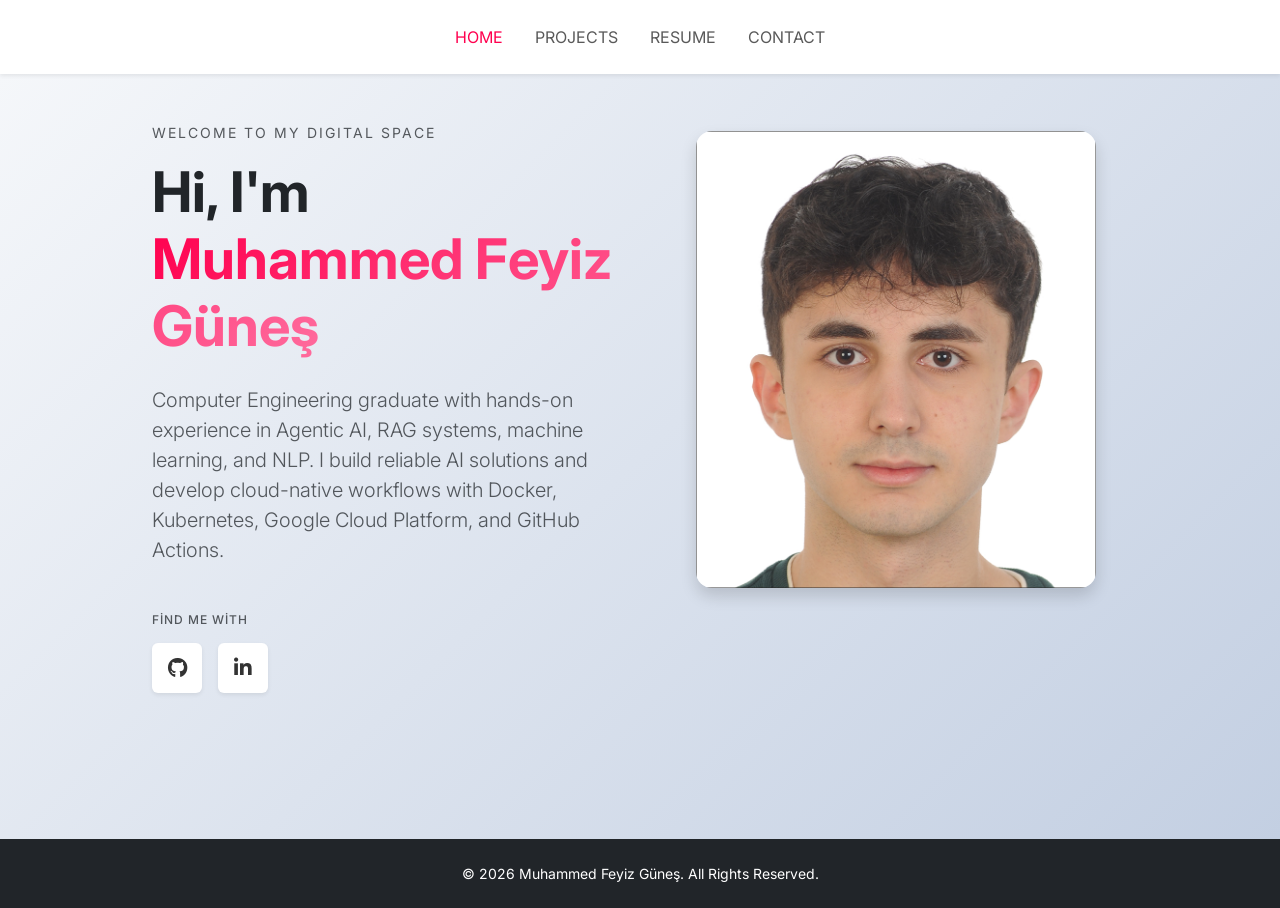
<file: index.html>
<!DOCTYPE html>
<html lang="tr">
<head>
    <meta charset="UTF-8">
    <meta name="viewport" content="width=device-width, initial-scale=1.0">
    <title>Home | Muhammed Feyiz Güneş</title>
    <link href="https://cdn.jsdelivr.net/npm/bootstrap@5.3.2/dist/css/bootstrap.min.css" rel="stylesheet">
    <link rel="stylesheet" href="https://cdnjs.cloudflare.com/ajax/libs/font-awesome/6.4.0/css/all.min.css">
    <link href="https://fonts.googleapis.com/css2?family=Inter:wght@300;400;600;700&display=swap" rel="stylesheet">
    <link href="style_portfolio.css?v=resume-preview-fix-2" rel="stylesheet">
</head>
<body>
    <nav class="navbar navbar-expand-lg navbar-light bg-white sticky-top shadow-sm portfolio-navbar">
        <div class="container position-relative">
            <button class="navbar-toggler ms-auto" type="button" data-bs-toggle="collapse" data-bs-target="#navbarNav">
                <span class="navbar-toggler-icon"></span>
            </button>
            <div class="collapse navbar-collapse justify-content-lg-center" id="navbarNav">
                <ul class="navbar-nav gap-lg-3 gap-2">
                    <li class="nav-item"><a href="index.html" class="nav-link active">HOME</a></li>
                    <li class="nav-item"><a href="projects.html" class="nav-link">PROJECTS</a></li>
                    <li class="nav-item"><a href="resume.html" class="nav-link">RESUME</a></li>
                    <li class="nav-item"><a href="contact.html" class="nav-link">CONTACT</a></li>
                </ul>
            </div>
        </div>
    </nav>

    <section class="py-5 hero-section" style="min-height: 85vh;">
        <div class="container">
            <div class="row g-5 align-items-center">
                <div class="col-lg-6 order-1 order-lg-2 text-center" style="margin-top: -3rem;">
                    <img src="photo.jpg" 
                         alt="Profile" class="img-fluid rounded-4 shadow profile-image">
                </div>
                
                <div class="col-lg-6 order-2 order-lg-1" style="margin-top: 3rem;">
                    <p class="text-uppercase text-muted mb-3" style="font-size:14px;letter-spacing:2px">WELCOME TO MY DIGITAL SPACE</p>
                    <h1 class="display-4 fw-bold mb-4">
                        Hi, I'm <span class="text-primary gradient-text">Muhammed Feyiz Güneş</span><br>
                        <span class="text-primary"></span>
                    </h1>
                    <p class="lead text-muted mb-5">
                        Computer Engineering graduate with hands-on experience in Agentic AI, RAG systems,
                        machine learning, and NLP. I build reliable AI solutions and develop cloud-native
                        workflows with Docker, Kubernetes, Google Cloud Platform, and GitHub Actions.
                    </p>
                    
                    <div>
                        <h6 class="text-muted text-uppercase mb-3" style="font-size:12px;letter-spacing:1px">Find Me With</h6>
                        <div class="d-flex gap-3">
                            <a href="https://github.com/mfeyiz" target="_blank" 
                               class="bg-white rounded-2 shadow-sm d-flex align-items-center justify-content-center" style="width: 50px; height: 50px; text-decoration: none; color: #333;">
                                <i class="fab fa-github fs-5"></i>
                            </a>
                            <a href="https://www.linkedin.com/in/mfeyizgunes/" target="_blank" 
                               class="bg-white rounded-2 shadow-sm d-flex align-items-center justify-content-center" style="width: 50px; height: 50px; text-decoration: none; color: #333;">
                                <i class="fab fa-linkedin-in fs-5"></i>
                            </a>
                        </div>
                    </div>
                </div>
            </div>
        </div>
    </section>

    <footer class="bg-dark text-white py-4 mt-auto">
        <div class="container text-center">
            <p class="mb-0 small">© 2026 Muhammed Feyiz Güneş. All Rights Reserved.</p>
        </div>
    </footer>

    <script src="https://cdn.jsdelivr.net/npm/bootstrap@5.3.2/dist/js/bootstrap.bundle.min.js"></script>
</body>
</html>
</file>
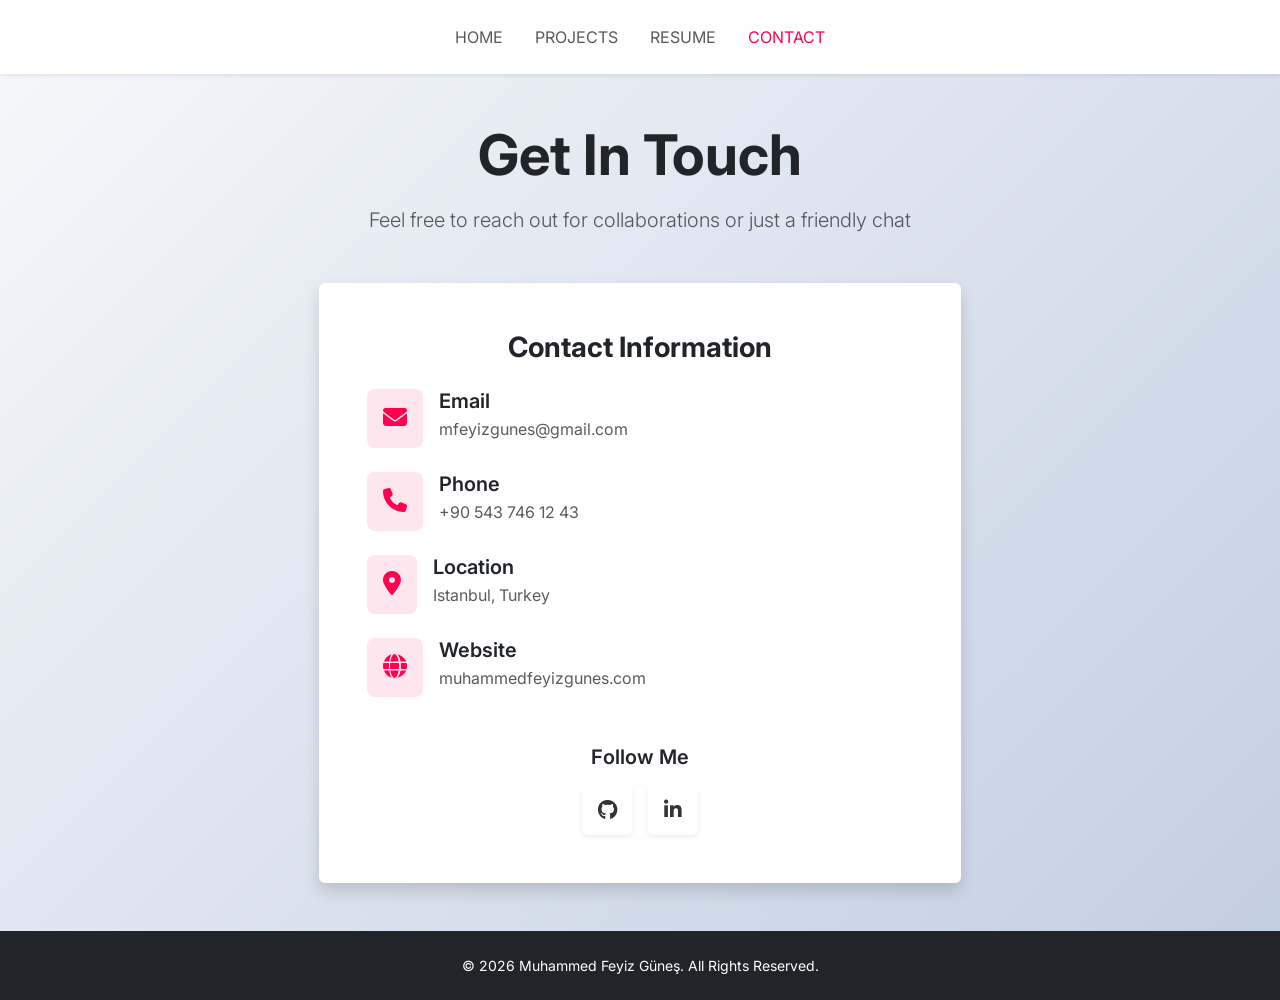
<file: contact.html>
<!DOCTYPE html>
<html lang="tr">
<head>
    <meta charset="UTF-8">
    <meta name="viewport" content="width=device-width, initial-scale=1.0">
    <title>Contact | Muhammed Feyiz Güneş</title>
    <link href="https://cdn.jsdelivr.net/npm/bootstrap@5.3.2/dist/css/bootstrap.min.css" rel="stylesheet">
    <link rel="stylesheet" href="https://cdnjs.cloudflare.com/ajax/libs/font-awesome/6.4.0/css/all.min.css">
    <link href="https://fonts.googleapis.com/css2?family=Inter:wght@300;400;600;700&display=swap" rel="stylesheet">
    <link href="style_portfolio.css?v=resume-preview-fix-2" rel="stylesheet">
</head>
<body>
    <nav class="navbar navbar-expand-lg navbar-light bg-white sticky-top shadow-sm portfolio-navbar">
        <div class="container position-relative">
            <button class="navbar-toggler ms-auto" type="button" data-bs-toggle="collapse" data-bs-target="#navbarNav">
                <span class="navbar-toggler-icon"></span>
            </button>
            <div class="collapse navbar-collapse justify-content-lg-center" id="navbarNav">
                <ul class="navbar-nav gap-lg-3 gap-2">
                    <li class="nav-item"><a href="index.html" class="nav-link">HOME</a></li>
                    <li class="nav-item"><a href="projects.html" class="nav-link">PROJECTS</a></li>
                    <li class="nav-item"><a href="resume.html" class="nav-link">RESUME</a></li>
                    <li class="nav-item"><a href="contact.html" class="nav-link active">CONTACT</a></li>
                </ul>
            </div>
        </div>
    </nav>

    <section class="py-5 hero-section" style="min-height: 80vh;">
        <div class="container">
            <h1 class="text-center display-4 fw-bold mb-3">Get In Touch</h1>
            <p class="text-center text-muted mb-5 lead">Feel free to reach out for collaborations or just a friendly chat</p>
            
            <div class="row justify-content-center">
                <div class="col-lg-8">
                    <div class="card shadow border-0">
                        <div class="card-body p-5">
                            <h3 class="fw-bold mb-4 text-center">Contact Information</h3>
                            
                            <div class="d-flex flex-column gap-4">
                                <div class="d-flex gap-3 align-items-start">
                                    <div class="bg-primary bg-opacity-10 rounded-3 p-3">
                                        <i class="fas fa-envelope fs-4 text-primary"></i>
                                    </div>
                                    <div>
                                        <h5 class="fw-semibold mb-1">Email</h5>
                                        <a href="mailto:mfeyizgunes@gmail.com" class="text-muted text-decoration-none">
                                            mfeyizgunes@gmail.com
                                        </a>
                                    </div>
                                </div>
                                
                                <div class="d-flex gap-3 align-items-start">
                                    <div class="bg-primary bg-opacity-10 rounded-3 p-3">
                                        <i class="fas fa-phone fs-4 text-primary"></i>
                                    </div>
                                    <div>
                                        <h5 class="fw-semibold mb-1">Phone</h5>
                                        <a href="tel:+905437461243" class="text-muted text-decoration-none">
                                            +90 543 746 12 43
                                        </a>
                                    </div>
                                </div>
                                
                                <div class="d-flex gap-3 align-items-start">
                                    <div class="bg-primary bg-opacity-10 rounded-3 p-3">
                                        <i class="fas fa-map-marker-alt fs-4 text-primary"></i>
                                    </div>
                                    <div>
                                        <h5 class="fw-semibold mb-1">Location</h5>
                                        <p class="text-muted mb-0">Istanbul, Turkey</p>
                                    </div>
                                </div>

                                <div class="d-flex gap-3 align-items-start">
                                    <div class="bg-primary bg-opacity-10 rounded-3 p-3">
                                        <i class="fas fa-globe fs-4 text-primary"></i>
                                    </div>
                                    <div>
                                        <h5 class="fw-semibold mb-1">Website</h5>
                                        <a href="https://muhammedfeyizgunes.com" target="_blank" class="text-muted text-decoration-none">
                                            muhammedfeyizgunes.com
                                        </a>
                                    </div>
                                </div>
                            </div>
                            
                            <div class="mt-5">
                                <h5 class="fw-semibold mb-3 text-center">Follow Me</h5>
                                <div class="d-flex gap-3 justify-content-center">
                                    <a href="https://github.com/mfeyiz" target="_blank" 
                                       class="bg-white rounded-2 shadow-sm d-flex align-items-center justify-content-center" style="width: 50px; height: 50px; text-decoration: none; color: #333;">
                                        <i class="fab fa-github fs-5"></i>
                                    </a>
                                    <a href="https://www.linkedin.com/in/mfeyizgunes/" target="_blank" 
                                       class="bg-white rounded-2 shadow-sm d-flex align-items-center justify-content-center" style="width: 50px; height: 50px; text-decoration: none; color: #333;">
                                        <i class="fab fa-linkedin-in fs-5"></i>
                                    </a>
                                </div>
                            </div>
                        </div>
                    </div>
                </div>
            </div>
        </div>
    </section>

    <footer class="bg-dark text-white py-4 mt-auto">
        <div class="container text-center">
            <p class="mb-0 small">© 2026 Muhammed Feyiz Güneş. All Rights Reserved.</p>
        </div>
    </footer>

    <script src="https://cdn.jsdelivr.net/npm/bootstrap@5.3.2/dist/js/bootstrap.bundle.min.js"></script>
</body>
</html>
</file>
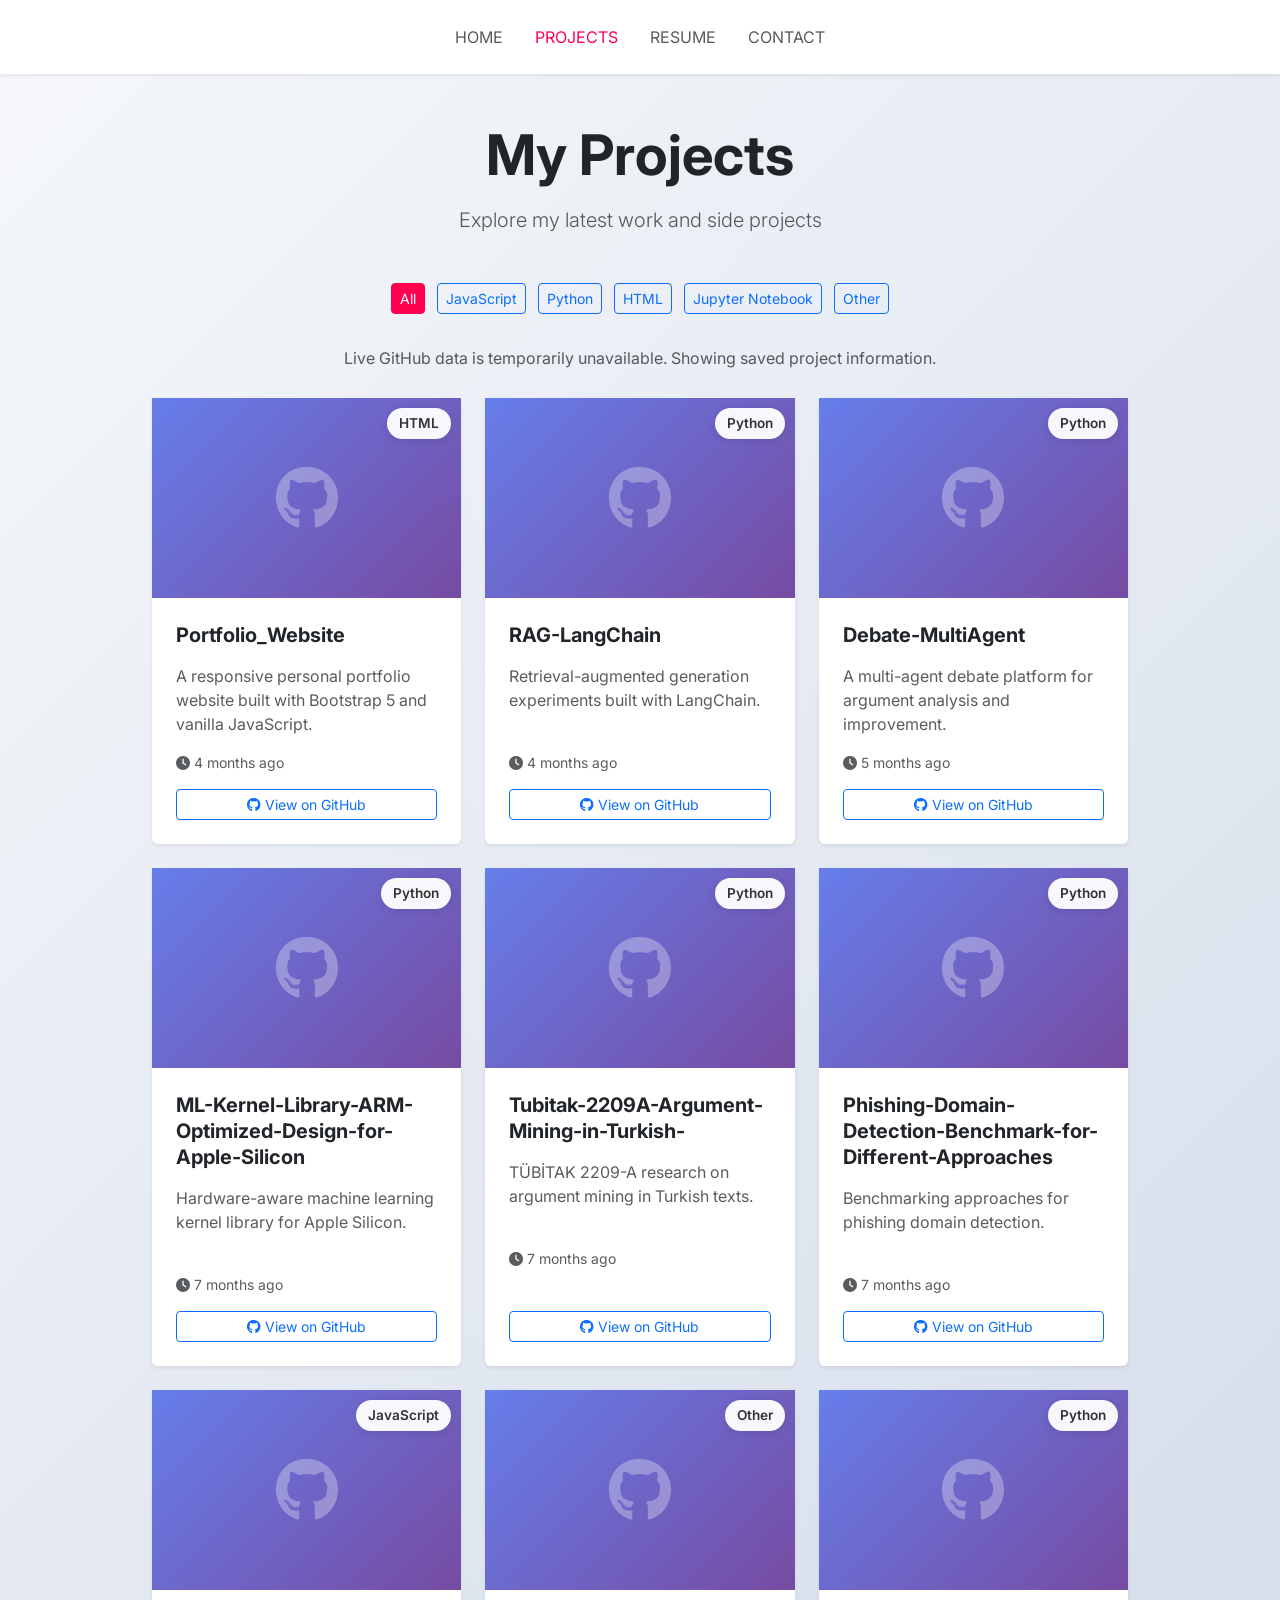
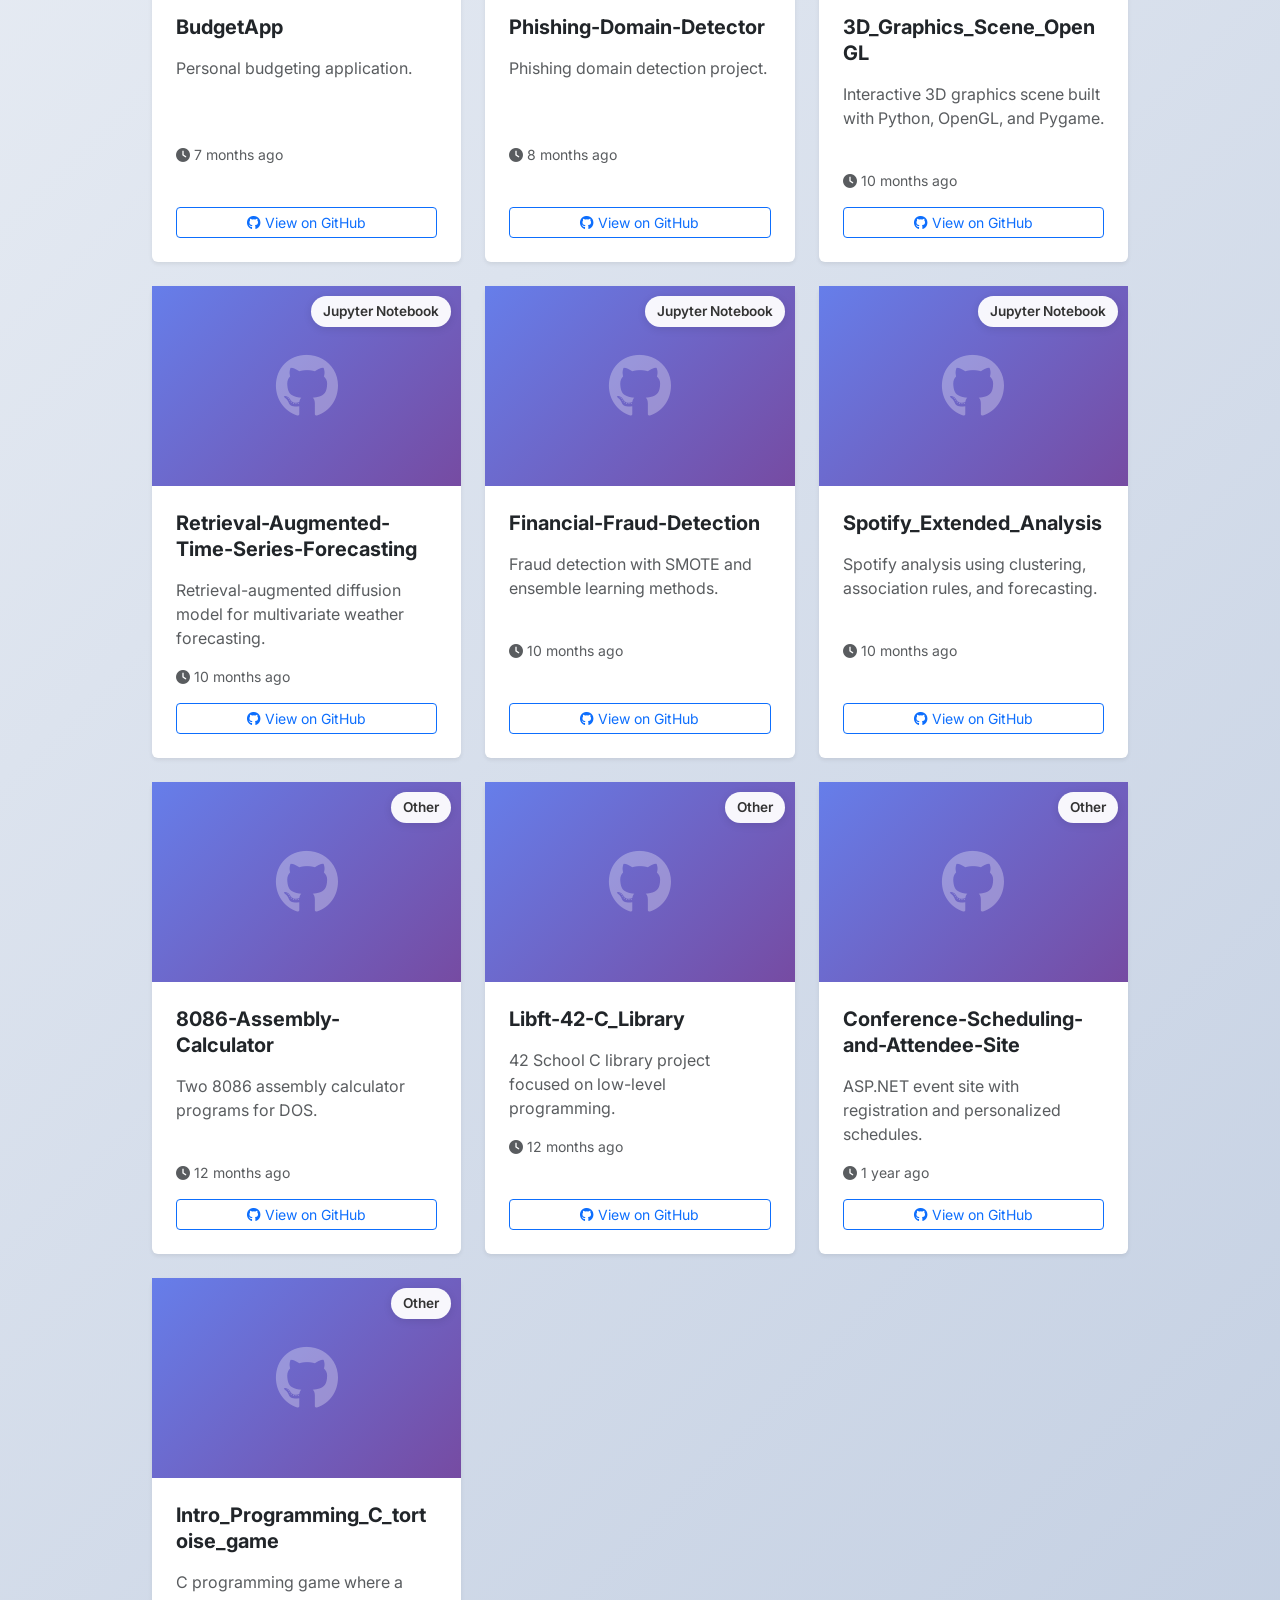
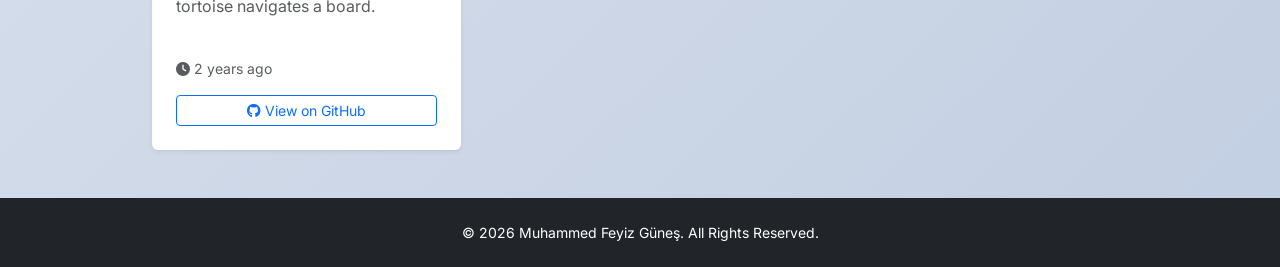
<file: projects.html>
<!DOCTYPE html>
<html lang="tr">
<head>
    <meta charset="UTF-8">
    <meta name="viewport" content="width=device-width, initial-scale=1.0">
    <title>Projects | Muhammed Feyiz Güneş</title>
    <link href="https://cdn.jsdelivr.net/npm/bootstrap@5.3.2/dist/css/bootstrap.min.css" rel="stylesheet">
    <link rel="stylesheet" href="https://cdnjs.cloudflare.com/ajax/libs/font-awesome/6.4.0/css/all.min.css">
    <link href="https://fonts.googleapis.com/css2?family=Inter:wght@300;400;600;700&display=swap" rel="stylesheet">
    <link href="style_portfolio.css?v=resume-preview-fix-2" rel="stylesheet">
</head>
<body>
    <nav class="navbar navbar-expand-lg navbar-light bg-white sticky-top shadow-sm portfolio-navbar">
        <div class="container position-relative">
            <button class="navbar-toggler ms-auto" type="button" data-bs-toggle="collapse" data-bs-target="#navbarNav">
                <span class="navbar-toggler-icon"></span>
            </button>
            <div class="collapse navbar-collapse justify-content-lg-center" id="navbarNav">
                <ul class="navbar-nav gap-lg-3 gap-2">
                    <li class="nav-item"><a href="index.html" class="nav-link">HOME</a></li>
                    <li class="nav-item"><a href="projects.html" class="nav-link active">PROJECTS</a></li>
                    <li class="nav-item"><a href="resume.html" class="nav-link">RESUME</a></li>
                    <li class="nav-item"><a href="contact.html" class="nav-link">CONTACT</a></li>
                </ul>
            </div>
        </div>
    </nav>

    <section class="py-5 hero-section" style="min-height: 80vh;">
        <div class="container">
            <h1 class="text-center display-4 fw-bold mb-3">My Projects</h1>
            <p class="text-center text-muted mb-5 lead">Explore my latest work and side projects</p>
            
            <div class="mb-4 text-center">
                <button class="btn btn-outline-primary btn-sm mx-1 mb-2 filter-btn active" data-filter="all">All</button>
                <button class="btn btn-outline-primary btn-sm mx-1 mb-2 filter-btn" data-filter="JavaScript">JavaScript</button>
                <button class="btn btn-outline-primary btn-sm mx-1 mb-2 filter-btn" data-filter="Python">Python</button>
                <button class="btn btn-outline-primary btn-sm mx-1 mb-2 filter-btn" data-filter="HTML">HTML</button>
                <button class="btn btn-outline-primary btn-sm mx-1 mb-2 filter-btn" data-filter="Jupyter Notebook">Jupyter Notebook</button>
                <button class="btn btn-outline-primary btn-sm mx-1 mb-2 filter-btn" data-filter="Other">Other</button>
            </div>
            
            <div id="projects-container" class="row g-4">
                <div class="col-12 text-center text-muted py-5">
                    <div class="spinner-border text-primary" role="status">
                        <span class="visually-hidden">Loading...</span>
                    </div>
                    <p class="mt-3">Loading projects...</p>
                </div>
            </div>
        </div>
    </section>

    <footer class="bg-dark text-white py-4 mt-auto">
        <div class="container text-center">
            <p class="mb-0 small">© 2026 Muhammed Feyiz Güneş. All Rights Reserved.</p>
        </div>
    </footer>

    <script src="https://cdn.jsdelivr.net/npm/bootstrap@5.3.2/dist/js/bootstrap.bundle.min.js"></script>
    <script src="projects.js"></script>
</body>
</html>
</file>
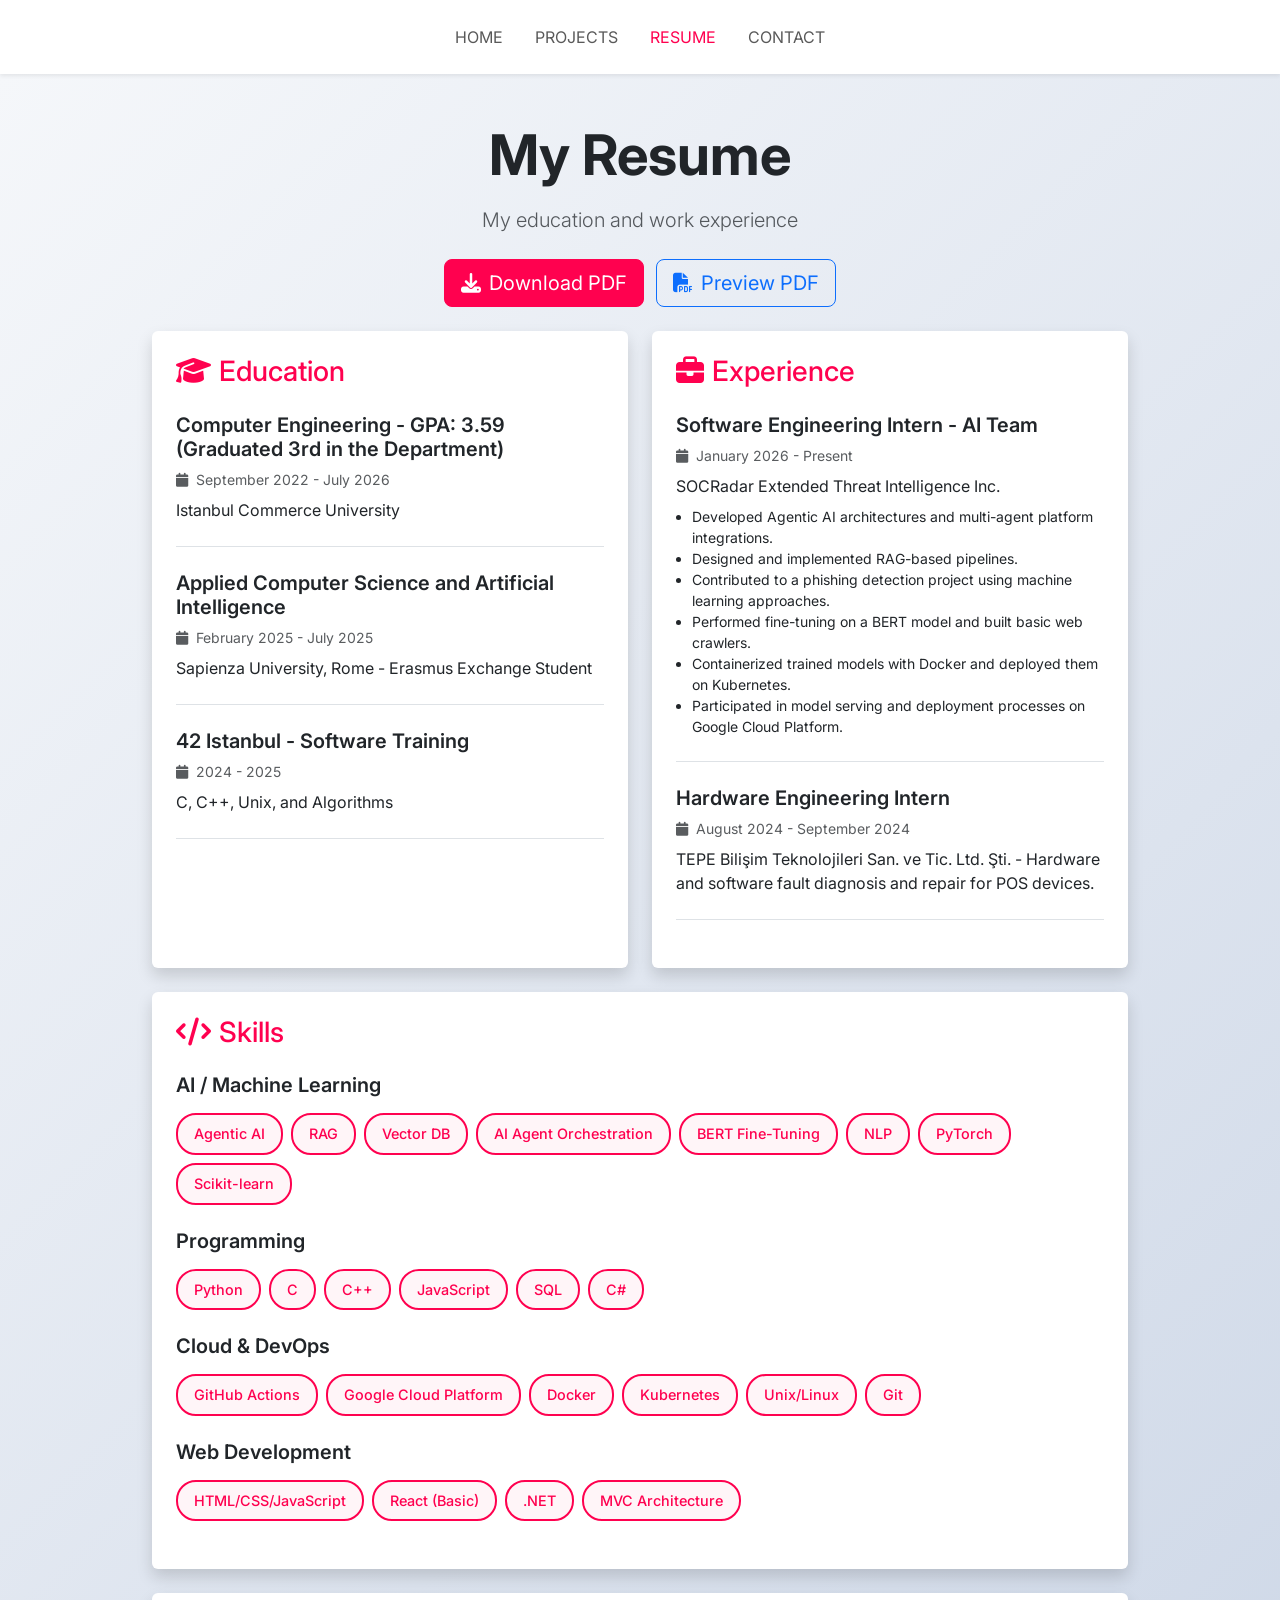
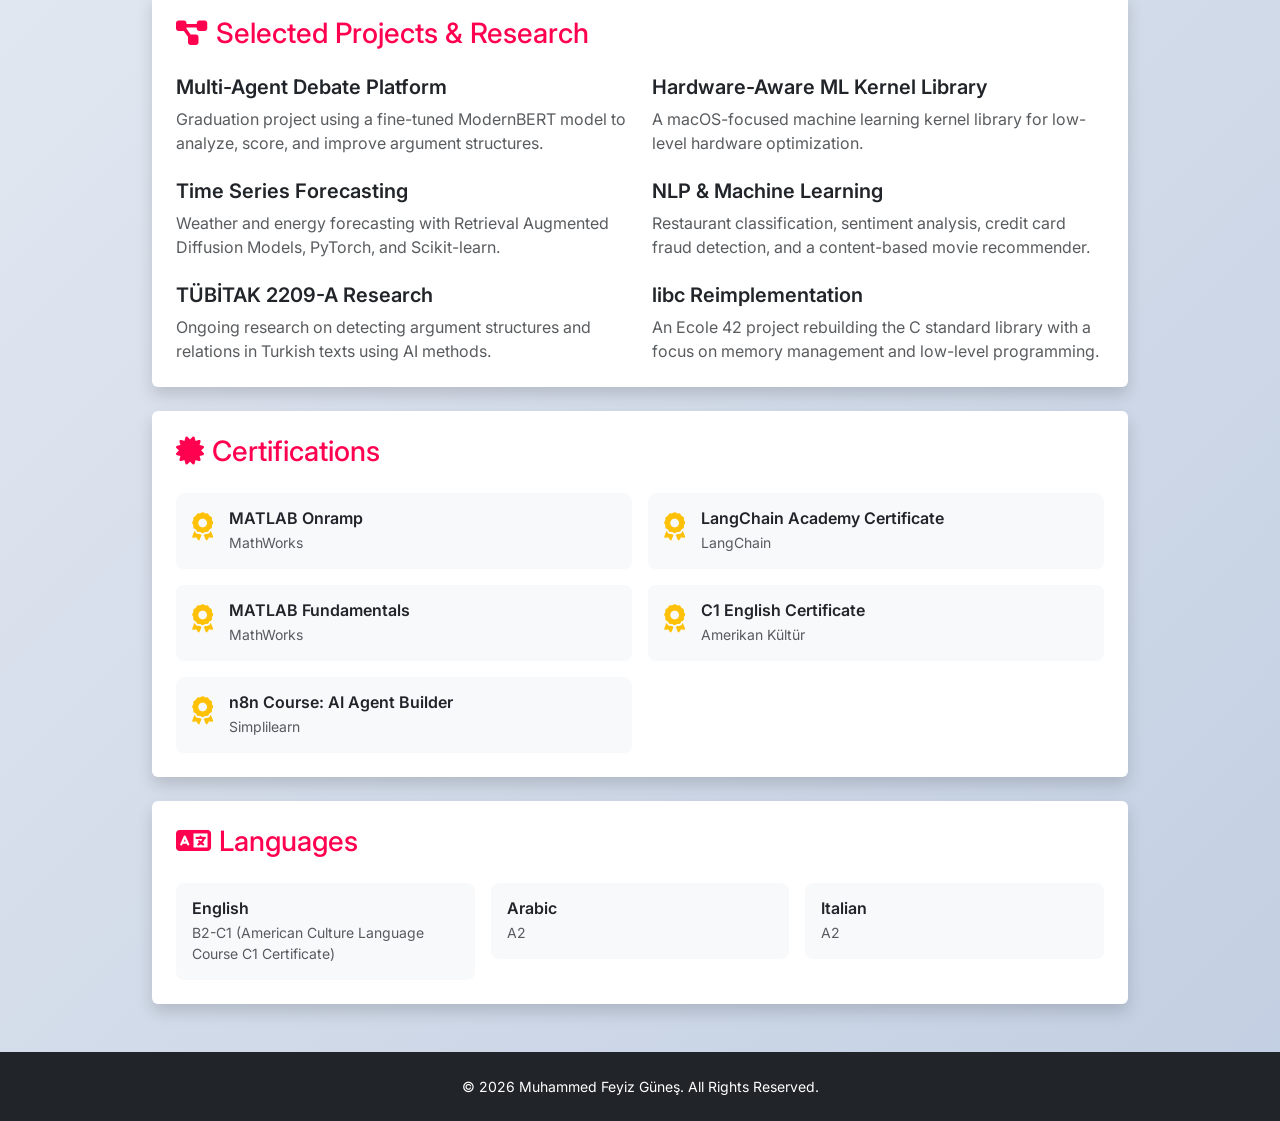
<file: resume.html>
<!DOCTYPE html>
<html lang="tr">
<head>
    <meta charset="UTF-8">
    <meta name="viewport" content="width=device-width, initial-scale=1.0">
    <title>Resume | Muhammed Feyiz Güneş</title>
    <link href="https://cdn.jsdelivr.net/npm/bootstrap@5.3.2/dist/css/bootstrap.min.css" rel="stylesheet">
    <link rel="stylesheet" href="https://cdnjs.cloudflare.com/ajax/libs/font-awesome/6.4.0/css/all.min.css">
    <link href="https://fonts.googleapis.com/css2?family=Inter:wght@300;400;600;700&display=swap" rel="stylesheet">
    <link href="style_portfolio.css?v=resume-preview-fix-2" rel="stylesheet">
</head>
<body>
    <nav class="navbar navbar-expand-lg navbar-light bg-white sticky-top shadow-sm portfolio-navbar">
        <div class="container position-relative">
            <button class="navbar-toggler ms-auto" type="button" data-bs-toggle="collapse" data-bs-target="#navbarNav">
                <span class="navbar-toggler-icon"></span>
            </button>
            <div class="collapse navbar-collapse justify-content-lg-center" id="navbarNav">
                <ul class="navbar-nav gap-lg-3 gap-2">
                    <li class="nav-item"><a href="index.html" class="nav-link">HOME</a></li>
                    <li class="nav-item"><a href="projects.html" class="nav-link">PROJECTS</a></li>
                    <li class="nav-item"><a href="resume.html" class="nav-link active">RESUME</a></li>
                    <li class="nav-item"><a href="contact.html" class="nav-link">CONTACT</a></li>
                </ul>
            </div>
        </div>
    </nav>

    <section class="py-5 hero-section" style="min-height: 80vh;">
        <div class="container">
            <h1 class="text-center display-4 fw-bold mb-3">My Resume</h1>
            <p class="text-center text-muted mb-4 lead">My education and work experience</p>
            
            <div class="text-center mb-4">
                <a href="cv_muhammedfeyizgunes.pdf" download class="btn btn-primary btn-lg me-2">
                    <i class="fas fa-download me-2"></i>Download PDF
                </a>
                <button class="btn btn-outline-primary btn-lg" onclick="togglePdfViewer()">
                    <i class="fas fa-file-pdf me-2"></i>Preview PDF
                </button>
            </div>
            
            <div id="pdf-viewer" class="card shadow-lg border-0 mb-5 resume-pdf-viewer" style="display: none;">
                <div class="card-body p-2">
                    <div class="d-flex justify-content-between align-items-center p-3 border-bottom">
                        <h5 class="mb-0"><i class="fas fa-file-pdf text-danger me-2"></i>Resume PDF</h5>
                        <button class="btn btn-sm btn-outline-secondary" onclick="togglePdfViewer()">
                            <i class="fas fa-times"></i> Close
                        </button>
                    </div>
                    <div class="resume-pdf-preview-wrapper" style="width: 100%; max-width: 900px; margin: 0 auto; overflow: hidden;">
                        <img src="cv_muhammedfeyizgunes_preview.png" alt="Muhammed Feyiz Güneş Resume" class="resume-pdf-preview" width="900" style="display: block; width: 100%; max-width: 900px; height: auto; margin: 0 auto;">
                    </div>
                </div>
            </div>
            
            <div class="row g-4">
                <div class="col-md-6">
                    <div class="card shadow border-0 h-100">
                        <div class="card-body p-4">
                            <h3 class="text-primary mb-4"><i class="fas fa-graduation-cap me-2"></i>Education</h3>
                            <div class="timeline">
                                <div class="mb-4 pb-4 border-bottom">
                                    <h5 class="fw-semibold mb-2">Computer Engineering - GPA: 3.59 (Graduated 3rd in the Department)</h5>
                                    <p class="text-muted small mb-2"><i class="fas fa-calendar me-2"></i>September 2022 - July 2026</p>
                                    <p class="mb-0">Istanbul Commerce University</p>
                                </div>
                                <div class="mb-4 pb-4 border-bottom">
                                    <h5 class="fw-semibold mb-2">Applied Computer Science and Artificial Intelligence</h5>
                                    <p class="text-muted small mb-2"><i class="fas fa-calendar me-2"></i>February 2025 - July 2025</p>
                                    <p class="mb-0">Sapienza University, Rome - Erasmus Exchange Student</p>
                                </div>
                                <div class="mb-4 pb-4 border-bottom">
                                    <h5 class="fw-semibold mb-2">42 Istanbul - Software Training</h5>
                                    <p class="text-muted small mb-2"><i class="fas fa-calendar me-2"></i>2024 - 2025</p>
                                    <p class="mb-0">C, C++, Unix, and Algorithms</p>
                                </div>
                            </div>
                        </div>
                    </div>
                </div>
                
                <div class="col-md-6">
                    <div class="card shadow border-0 h-100">
                        <div class="card-body p-4">
                            <h3 class="text-primary mb-4"><i class="fas fa-briefcase me-2"></i>Experience</h3>
                            <div class="timeline">
                                <div class="mb-4 pb-4 border-bottom">
                                    <h5 class="fw-semibold mb-2">Software Engineering Intern - AI Team</h5>
                                    <p class="text-muted small mb-2"><i class="fas fa-calendar me-2"></i>January 2026 - Present</p>
                                    <p class="mb-2">SOCRadar Extended Threat Intelligence Inc.</p>
                                    <ul class="mb-0 ps-3 small">
                                        <li>Developed Agentic AI architectures and multi-agent platform integrations.</li>
                                        <li>Designed and implemented RAG-based pipelines.</li>
                                        <li>Contributed to a phishing detection project using machine learning approaches.</li>
                                        <li>Performed fine-tuning on a BERT model and built basic web crawlers.</li>
                                        <li>Containerized trained models with Docker and deployed them on Kubernetes.</li>
                                        <li>Participated in model serving and deployment processes on Google Cloud Platform.</li>
                                    </ul>
                                </div>
                                <div class="mb-4 pb-4 border-bottom">
                                    <h5 class="fw-semibold mb-2">Hardware Engineering Intern</h5>
                                    <p class="text-muted small mb-2"><i class="fas fa-calendar me-2"></i>August 2024 - September 2024</p>
                                    <p class="mb-0">TEPE Bilişim Teknolojileri San. ve Tic. Ltd. Şti. - Hardware and software fault diagnosis and repair for POS devices.</p>
                                </div>
                            </div>
                        </div>
                    </div>
                </div>
            </div>
            
            <div class="card shadow border-0 mt-4">
                <div class="card-body p-4">
                    <h3 class="text-primary mb-4"><i class="fas fa-code me-2"></i>Skills</h3>
                    
                    <div class="mb-4">
                        <h5 class="fw-semibold mb-3">AI / Machine Learning</h5>
                        <div class="d-flex flex-wrap gap-2">
                            <span class="skill-badge">Agentic AI</span>
                            <span class="skill-badge">RAG</span>
                            <span class="skill-badge">Vector DB</span>
                            <span class="skill-badge">AI Agent Orchestration</span>
                            <span class="skill-badge">BERT Fine-Tuning</span>
                            <span class="skill-badge">NLP</span>
                            <span class="skill-badge">PyTorch</span>
                            <span class="skill-badge">Scikit-learn</span>
                        </div>
                    </div>

                    <div class="mb-4">
                        <h5 class="fw-semibold mb-3">Programming</h5>
                        <div class="d-flex flex-wrap gap-2">
                            <span class="skill-badge">Python</span>
                            <span class="skill-badge">C</span>
                            <span class="skill-badge">C++</span>
                            <span class="skill-badge">JavaScript</span>
                            <span class="skill-badge">SQL</span>
                            <span class="skill-badge">C#</span>
                        </div>
                    </div>

                    <div class="mb-4">
                        <h5 class="fw-semibold mb-3">Cloud & DevOps</h5>
                        <div class="d-flex flex-wrap gap-2">
                            <span class="skill-badge">GitHub Actions</span>
                            <span class="skill-badge">Google Cloud Platform</span>
                            <span class="skill-badge">Docker</span>
                            <span class="skill-badge">Kubernetes</span>
                            <span class="skill-badge">Unix/Linux</span>
                            <span class="skill-badge">Git</span>
                        </div>
                    </div>

                    <div class="mb-4">
                        <h5 class="fw-semibold mb-3">Web Development</h5>
                        <div class="d-flex flex-wrap gap-2">
                            <span class="skill-badge">HTML/CSS/JavaScript</span>
                            <span class="skill-badge">React (Basic)</span>
                            <span class="skill-badge">.NET</span>
                            <span class="skill-badge">MVC Architecture</span>
                        </div>
                    </div>
                </div>
            </div>

            <div class="card shadow border-0 mt-4">
                <div class="card-body p-4">
                    <h3 class="text-primary mb-4"><i class="fas fa-diagram-project me-2"></i>Selected Projects & Research</h3>
                    <div class="row g-4">
                        <div class="col-md-6"><h5 class="fw-semibold">Multi-Agent Debate Platform</h5><p class="text-muted mb-0">Graduation project using a fine-tuned ModernBERT model to analyze, score, and improve argument structures.</p></div>
                        <div class="col-md-6"><h5 class="fw-semibold">Hardware-Aware ML Kernel Library</h5><p class="text-muted mb-0">A macOS-focused machine learning kernel library for low-level hardware optimization.</p></div>
                        <div class="col-md-6"><h5 class="fw-semibold">Time Series Forecasting</h5><p class="text-muted mb-0">Weather and energy forecasting with Retrieval Augmented Diffusion Models, PyTorch, and Scikit-learn.</p></div>
                        <div class="col-md-6"><h5 class="fw-semibold">NLP & Machine Learning</h5><p class="text-muted mb-0">Restaurant classification, sentiment analysis, credit card fraud detection, and a content-based movie recommender.</p></div>
                        <div class="col-md-6"><h5 class="fw-semibold">TÜBİTAK 2209-A Research</h5><p class="text-muted mb-0">Ongoing research on detecting argument structures and relations in Turkish texts using AI methods.</p></div>
                        <div class="col-md-6"><h5 class="fw-semibold">libc Reimplementation</h5><p class="text-muted mb-0">An Ecole 42 project rebuilding the C standard library with a focus on memory management and low-level programming.</p></div>
                    </div>
                </div>
            </div>

            <div class="card shadow border-0 mt-4">
                <div class="card-body p-4">
                    <h3 class="text-primary mb-4"><i class="fas fa-certificate me-2"></i>Certifications</h3>
                    <div class="row g-3">
                        <div class="col-md-6">
                            <div class="d-flex align-items-start p-3 bg-light rounded-3">
                                <i class="fas fa-award text-warning fs-3 me-3 mt-1"></i>
                                <div>
                                    <h6 class="fw-semibold mb-1">MATLAB Onramp</h6>
                                    <p class="text-muted small mb-0">MathWorks</p>
                                </div>
                            </div>
                        </div>
                        <div class="col-md-6">
                            <div class="d-flex align-items-start p-3 bg-light rounded-3">
                                <i class="fas fa-award text-warning fs-3 me-3 mt-1"></i>
                                <div>
                                    <h6 class="fw-semibold mb-1">LangChain Academy Certificate</h6>
                                    <p class="text-muted small mb-0">LangChain</p>
                                </div>
                            </div>
                        </div>
                        <div class="col-md-6">
                            <div class="d-flex align-items-start p-3 bg-light rounded-3">
                                <i class="fas fa-award text-warning fs-3 me-3 mt-1"></i>
                                <div>
                                    <h6 class="fw-semibold mb-1">MATLAB Fundamentals</h6>
                                    <p class="text-muted small mb-0">MathWorks</p>
                                </div>
                            </div>
                        </div>
                        <div class="col-md-6">
                            <div class="d-flex align-items-start p-3 bg-light rounded-3">
                                <i class="fas fa-award text-warning fs-3 me-3 mt-1"></i>
                                <div>
                                    <h6 class="fw-semibold mb-1">C1 English Certificate</h6>
                                    <p class="text-muted small mb-0">Amerikan Kültür</p>
                                </div>
                            </div>
                        </div>
                        <div class="col-md-6">
                            <div class="d-flex align-items-start p-3 bg-light rounded-3">
                                <i class="fas fa-award text-warning fs-3 me-3 mt-1"></i>
                                <div>
                                    <h6 class="fw-semibold mb-1">n8n Course: AI Agent Builder</h6>
                                    <p class="text-muted small mb-0">Simplilearn</p>
                                </div>
                            </div>
                        </div>
                    </div>
                </div>
            </div>

            <div class="card shadow border-0 mt-4">
                <div class="card-body p-4">
                    <h3 class="text-primary mb-4"><i class="fas fa-language me-2"></i>Languages</h3>
                    <div class="row g-3">
                        <div class="col-md-4">
                            <div class="d-flex align-items-center p-3 bg-light rounded-3">
                                <div>
                                    <h6 class="fw-semibold mb-1">English</h6>
                                    <p class="text-muted small mb-0">B2-C1 (American Culture Language Course C1 Certificate)</p>
                                </div>
                            </div>
                        </div>
                        <div class="col-md-4">
                            <div class="d-flex align-items-center p-3 bg-light rounded-3">
                                <div>
                                    <h6 class="fw-semibold mb-1">Arabic</h6>
                                    <p class="text-muted small mb-0">A2</p>
                                </div>
                            </div>
                        </div>
                        <div class="col-md-4">
                            <div class="d-flex align-items-center p-3 bg-light rounded-3">
                                <div>
                                    <h6 class="fw-semibold mb-1">Italian</h6>
                                    <p class="text-muted small mb-0">A2</p>
                                </div>
                            </div>
                        </div>
                    </div>
                </div>
            </div>
        </div>
    </section>

    <footer class="bg-dark text-white py-4 mt-auto">
        <div class="container text-center">
            <p class="mb-0 small">© 2026 Muhammed Feyiz Güneş. All Rights Reserved.</p>
        </div>
    </footer>

    <script src="https://cdn.jsdelivr.net/npm/bootstrap@5.3.2/dist/js/bootstrap.bundle.min.js"></script>
    <script>
        function togglePdfViewer() {
            const viewer = document.getElementById('pdf-viewer');
            if (viewer.style.display === 'none') {
                viewer.style.display = 'block';
                viewer.scrollIntoView({ behavior: 'smooth', block: 'nearest' });
            } else {
                viewer.style.display = 'none';
            }
        }
    </script>
</body>
</html>
</file>
<file: style_portfolio.css>
body {
    font-family: 'Inter', sans-serif;
    min-height: 100vh;
    display: flex;
    flex-direction: column;
}

section {
    flex: 1;
}

.container {
    max-width: 1000px !important;
}

.portfolio-navbar {
    min-height: 74px;
}

@media (min-width: 992px) {
    .portfolio-navbar .navbar-brand {
        position: absolute;
        left: 0;
        top: 50%;
        margin: 0;
        transform: translateY(-50%);
        z-index: 1;
    }
}

:root {
    --bs-primary: #ff014f;
    --bs-primary-rgb: 255, 1, 79;
}

.btn-primary {
    background-color: #ff014f;
    border-color: #ff014f;
}

.btn-primary:hover {
    background-color: #d4013f;
    border-color: #d4013f;
}

.text-primary {
    color: #ff014f !important;
}

html {
    scroll-behavior: smooth;
}

.nav-link.active {
    color: #ff014f !important;
}

.nav-link:hover {
    color: #ff014f !important;
}

.skill-badge {
    display: inline-block;
    padding: 0.5rem 1rem;
    border-radius: 20px;
    font-size: 0.9rem;
    font-weight: 500;
    border: 2px solid #ff014f;
    background-color: #fff5f8;
    color: #ff014f;
}

.project-image-container {
    position: relative;
    overflow: hidden;
    background: #f8f9fa;
    height: 200px;
}

.project-image-container img {
    width: 100%;
    height: 200px;
    object-fit: cover;
}

.no-image-gradient {
    background: linear-gradient(135deg, #667eea 0%, #764ba2 100%);
    display: flex;
    align-items: center;
    justify-content: center;
}

.default-project-icon {
    color: white;
    opacity: 0.3;
    animation: float 3s ease-in-out infinite;
}

@keyframes float {
    0%, 100% { transform: translateY(0px); }
    50% { transform: translateY(-10px); }
}

.language-badge {
    position: absolute;
    top: 10px;
    right: 10px;
    background: rgba(255, 255, 255, 0.95);
    padding: 5px 12px;
    border-radius: 20px;
    font-size: 0.85rem;
    font-weight: 600;
    color: #333;
    box-shadow: 0 2px 8px rgba(0,0,0,0.1);
    max-width: calc(100% - 20px);
    overflow: hidden;
    text-overflow: ellipsis;
    white-space: nowrap;
}

.language-badge-inline {
    background: rgba(255, 1, 79, 0.1);
    padding: 6px 14px;
    border-radius: 20px;
    font-size: 0.75rem;
    font-weight: 600;
    color: #ff014f;
    border: 1px solid rgba(255, 1, 79, 0.3);
    white-space: nowrap;
    max-width: 150px;
    overflow: hidden;
    text-overflow: ellipsis;
}

.project-card {
    display: flex;
    flex-direction: column;
    height: 100%;
    transition: transform 0.2s, box-shadow 0.2s;
}

.project-card:hover {
    transform: translateY(-5px);
    box-shadow: 0 8px 20px rgba(0, 0, 0, 0.15) !important;
}

.project-card .card-body {
    display: flex;
    flex-direction: column;
    flex: 1;
}

.project-card .card-title {
    overflow: hidden;
    text-overflow: ellipsis;
    line-height: 1.3;
    min-height: 1.3em;
}

.project-card .card-text {
    overflow: hidden;
    display: -webkit-box;
    -webkit-line-clamp: 3;
    -webkit-box-orient: vertical;
    line-height: 1.5;
    min-height: 4.5em;
    max-height: 4.5em;
}

.filter-btn.active {
    background-color: #ff014f;
    color: white;
    border-color: #ff014f;
}

.hero-section {
    background: linear-gradient(135deg, #f5f7fa 0%, #c3cfe2 100%);
}

.gradient-text {
    background: linear-gradient(135deg, #ff014f 0%, #ff6b9d 100%);
    -webkit-background-clip: text;
    -webkit-text-fill-color: transparent;
    background-clip: text;
}

::-webkit-scrollbar {
    width: 10px;
}

::-webkit-scrollbar-track {
    background: #f1f1f1;
}

::-webkit-scrollbar-thumb {
    background: #888;
    border-radius: 5px;
}

::-webkit-scrollbar-thumb:hover {
    background: #555;
}

.profile-image {
    max-width: 400px;
    width: 100%;
}

.resume-pdf-viewer {
    width: 100%;
    max-width: 100%;
    min-width: 0;
    overflow: hidden;
}

.resume-pdf-preview-wrapper {
    width: 100%;
    max-width: 900px;
    margin: 0 auto;
    overflow: hidden;
}

.resume-pdf-preview {
    display: block;
    width: 100% !important;
    max-width: 900px !important;
    height: auto !important;
    margin: 0 auto;
}

@media (max-width: 992px) {
    .profile-image {
        max-width: 250px;
        margin: 0 auto;
        display: block;
    }

}

.readme-content {
    line-height: 1.6;
}

.readme-content h1,
.readme-content h2,
.readme-content h3 {
    margin-top: 1.5rem;
    margin-bottom: 1rem;
    font-weight: 600;
}

.readme-content h1 {
    font-size: 1.75rem;
    border-bottom: 2px solid #e0e0e0;
    padding-bottom: 0.5rem;
}

.readme-content h2 {
    font-size: 1.5rem;
}

.readme-content h3 {
    font-size: 1.25rem;
}

.readme-content p {
    margin-bottom: 1rem;
}

.readme-content code {
    background-color: rgba(0, 0, 0, 0.05);
    padding: 0.2rem 0.4rem;
    border-radius: 3px;
    font-size: 0.9em;
}

.readme-content pre {
    background-color: rgba(0, 0, 0, 0.05);
    padding: 1rem;
    border-radius: 5px;
    overflow-x: auto;
}

.readme-content img {
    max-width: 100%;
    height: auto;
}

.readme-content ul,
.readme-content ol {
    margin-bottom: 1rem;
    padding-left: 2rem;
}
</file>
